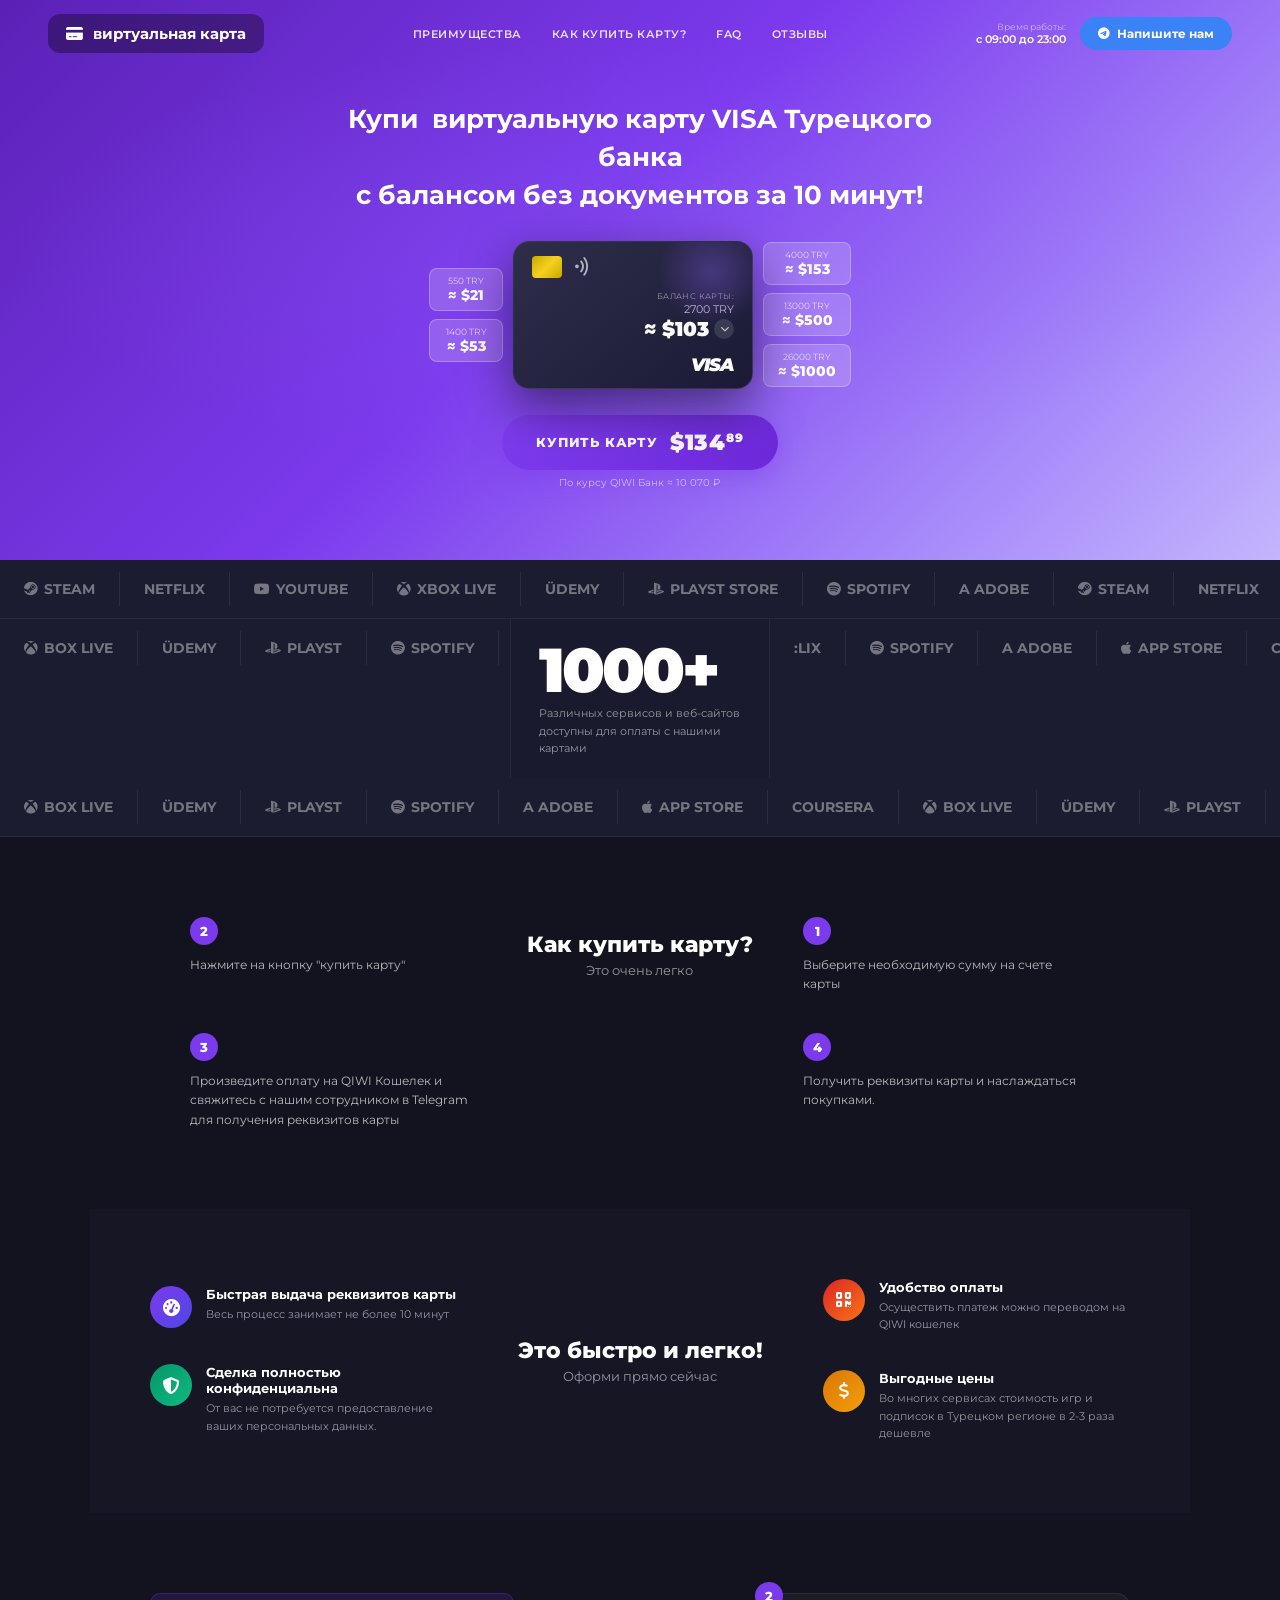
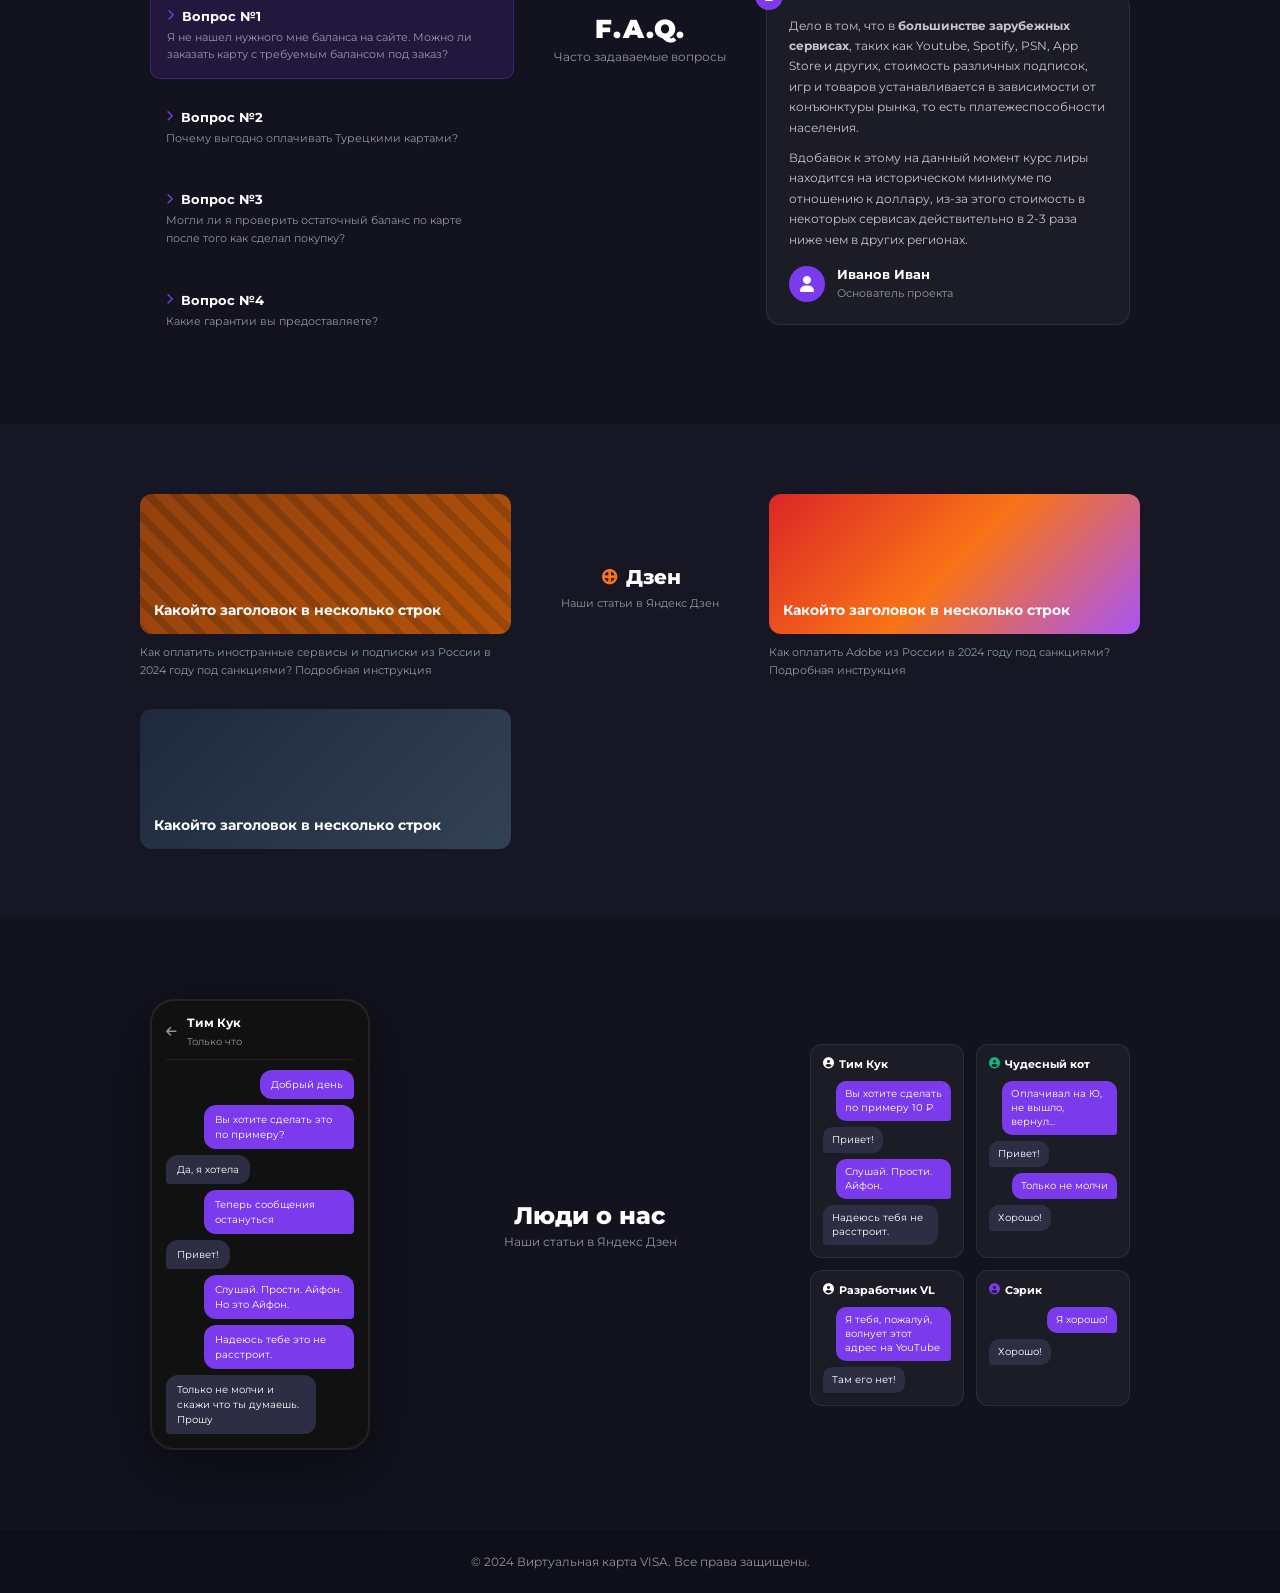
<file: index.html>
<!DOCTYPE html>
<html lang="ru">
<head>
  <meta charset="UTF-8" />
  <meta name="viewport" content="width=device-width, initial-scale=1.0" />
  <title>Виртуальная карта VISA</title>
  <link rel="stylesheet" href="index.css" />
  <link href="https://fonts.googleapis.com/css2?family=Montserrat:wght@400;600;700;800;900&display=swap" rel="stylesheet" />
  <link rel="stylesheet" href="https://cdnjs.cloudflare.com/ajax/libs/font-awesome/6.5.0/css/all.min.css" />
</head>
<body>

<!-- ===== NAVBAR ===== -->
<header class="navbar">
  <div class="nav-logo">
    <i class="fas fa-credit-card"></i>
    <span>виртуальная карта</span>
  </div>
  <nav class="nav-links">
    <a href="#">ПРЕИМУЩЕСТВА</a>
    <a href="#">КАК КУПИТЬ КАРТУ?</a>
    <a href="#">FAQ</a>
    <a href="#">ОТЗЫВЫ</a>
  </nav>
  <div class="nav-right">
    <div class="work-hours">
      <small>Время работы:</small>
      <span>с 09:00 до 23:00</span>
    </div>
    <a href="#" class="tg-btn"><i class="fab fa-telegram-plane"></i> Напишите нам</a>
  </div>
</header>

<!-- ===== HERO ===== -->
<section class="hero">
  <h1>Купи&nbsp; виртуальную карту VISA Турецкого банка<br>с балансом без документов за 10 минут!</h1>

  <div class="card-widget">
    <div class="pills">
      <div class="pill"><small>550 TRY</small><b>≈ $21</b></div>
      <div class="pill"><small>1400 TRY</small><b>≈ $53</b></div>
    </div>

    <div class="card-visual">
      <div class="card-top">
        <div class="chip"></div>
        <i class="fas fa-wifi wave"></i>
      </div>
      <div class="card-balance">
        <small>Баланс карты:</small>
        <span class="bal-try">2700 TRY</span>
        <div class="bal-row">
          <span class="bal-usd">≈ $103</span>
          <button class="drop-btn"><i class="fas fa-chevron-down"></i></button>
        </div>
      </div>
      <div class="card-bottom"><span class="visa">VISA</span></div>
    </div>

    <div class="pills">
      <div class="pill"><small>4000 TRY</small><b>≈ $153</b></div>
      <div class="pill"><small>13000 TRY</small><b>≈ $500</b></div>
      <div class="pill"><small>26000 TRY</small><b>≈ $1000</b></div>
    </div>
  </div>

  <div class="buy-area">
    <button class="buy-btn">КУПИТЬ КАРТУ <span>$134<sup>89</sup></span></button>
    <p>По курсу QIWI Банк ≈ 10 070 ₽</p>
  </div>
</section>

<!-- ===== BRANDS ===== -->
<section class="brands">
  <div class="marquee-wrap"><div class="mq-track">
    <span><i class="fab fa-steam"></i> STEAM</span><span><b>NETFLIX</b></span>
    <span><i class="fab fa-youtube"></i> YouTube</span><span><i class="fab fa-xbox"></i> XBOX LIVE</span>
    <span>Üdemy</span><span><i class="fab fa-playstation"></i> PlaySt Store</span>
    <span><i class="fab fa-spotify"></i> Spotify</span><span>A Adobe</span>
    <span><i class="fab fa-steam"></i> STEAM</span><span><b>NETFLIX</b></span>
    <span><i class="fab fa-youtube"></i> YouTube</span><span><i class="fab fa-xbox"></i> XBOX LIVE</span>
  </div></div>

  <div class="brands-mid">
    <div class="marquee-wrap half"><div class="mq-track rev">
      <span><i class="fab fa-xbox"></i> BOX LIVE</span><span>Üdemy</span>
      <span><i class="fab fa-playstation"></i> PlaySt</span><span><i class="fab fa-spotify"></i> Spotify</span>
      <span>A Adobe</span><span><i class="fab fa-xbox"></i> BOX LIVE</span>
      <span>Üdemy</span><span><i class="fab fa-playstation"></i> PlaySt</span>
    </div></div>

    <div class="stats-block">
      <div class="stat-num">1000+</div>
      <p>Различных сервисов и веб-сайтов<br>доступны для оплаты с нашими<br>картами</p>
    </div>

    <div class="marquee-wrap half"><div class="mq-track">
      <span><b>:LIX</b></span><span><i class="fab fa-spotify"></i> Spotify</span>
      <span>A Adobe</span><span><i class="fab fa-apple"></i> App Store</span>
      <span>coursera</span><span><b>:LIX</b></span>
      <span><i class="fab fa-spotify"></i> Spotify</span><span>A Adobe</span>
    </div></div>
  </div>

  <div class="marquee-wrap"><div class="mq-track rev">
    <span><i class="fab fa-xbox"></i> BOX LIVE</span><span>Üdemy</span>
    <span><i class="fab fa-playstation"></i> PlaySt</span><span><i class="fab fa-spotify"></i> Spotify</span>
    <span>A Adobe</span><span><i class="fab fa-apple"></i> App Store</span>
    <span>coursera</span><span><i class="fab fa-xbox"></i> BOX LIVE</span>
    <span>Üdemy</span><span><i class="fab fa-playstation"></i> PlaySt</span>
  </div></div>
</section>

<!-- ===== HOW TO BUY ===== -->
<section class="how">
  <div class="how-grid">
    <div class="step"><div class="snum">2</div><p>Нажмите на кнопку "купить карту"</p></div>
    <div class="how-center"><h2>Как купить карту?</h2><p>Это очень легко</p></div>
    <div class="step"><div class="snum">1</div><p>Выберите необходимую сумму на счете карты</p></div>

    <div class="step"><div class="snum">3</div><p>Произведите оплату на QIWI Кошелек и свяжитесь с нашим сотрудником в Telegram для получения реквизитов карты</p></div>
    <div></div>
    <div class="step"><div class="snum">4</div><p>Получить реквизиты карты и наслаждаться покупками.</p></div>
  </div>
</section>

<!-- ===== BENEFITS ===== -->
<section class="benefits">
  <div class="ben-col">
    <div class="ben-item">
      <div class="ben-icon speed"><i class="fas fa-tachometer-alt"></i></div>
      <div><h4>Быстрая выдача реквизитов карты</h4><p>Весь процесс занимает не более 10 минут</p></div>
    </div>
    <div class="ben-item">
      <div class="ben-icon shield"><i class="fas fa-shield-alt"></i></div>
      <div><h4>Сделка полностью конфиденциальна</h4><p>От вас не потребуется предоставление ваших персональных данных.</p></div>
    </div>
  </div>

  <div class="ben-center"><h2>Это быстро и легко!</h2><p>Оформи прямо сейчас</p></div>

  <div class="ben-col">
    <div class="ben-item">
      <div class="ben-icon pay"><i class="fas fa-qrcode"></i></div>
      <div><h4>Удобство оплаты</h4><p>Осуществить платеж можно переводом на QIWI кошелек</p></div>
    </div>
    <div class="ben-item">
      <div class="ben-icon dollar"><i class="fas fa-dollar-sign"></i></div>
      <div><h4>Выгодные цены</h4><p>Во многих сервисах стоимость игр и подписок в Турецком регионе в 2-3 раза дешевле</p></div>
    </div>
  </div>
</section>

<!-- ===== FAQ ===== -->
<section class="faq">
  <div class="faq-left">
    <div class="faq-item active">
      <div class="fq"><i class="fas fa-chevron-right"></i> Вопрос №1</div>
      <p>Я не нашел нужного мне баланса на сайте. Можно ли заказать карту с требуемым балансом под заказ?</p>
    </div>
    <div class="faq-item">
      <div class="fq"><i class="fas fa-chevron-right"></i> Вопрос №2</div>
      <p>Почему выгодно оплачивать Турецкими картами?</p>
    </div>
    <div class="faq-item">
      <div class="fq"><i class="fas fa-chevron-right"></i> Вопрос №3</div>
      <p>Могли ли я проверить остаточный баланс по карте после того как сделал покупку?</p>
    </div>
    <div class="faq-item">
      <div class="fq"><i class="fas fa-chevron-right"></i> Вопрос №4</div>
      <p>Какие гарантии вы предоставляете?</p>
    </div>
  </div>

  <div class="faq-center"><h2>F.A.Q.</h2><p>Часто задаваемые вопросы</p></div>

  <div class="faq-right">
    <div class="faq-answer">
      <div class="anum">2</div>
      <p>Дело в том, что в <b>большинстве зарубежных сервисах</b>, таких как Youtube, Spotify, PSN, App Store и других, стоимость различных подписок, игр и товаров устанавливается в зависимости от конъюнктуры рынка, то есть платежеспособности населения.</p>
      <p>Вдобавок к этому на данный момент курс лиры находится на историческом минимуме по отношению к доллару, из-за этого стоимость в некоторых сервисах действительно в 2-3 раза ниже чем в других регионах.</p>
      <div class="author">
        <div class="avatar"><i class="fas fa-user"></i></div>
        <div><b>Иванов Иван</b><small>Основатель проекта</small></div>
      </div>
    </div>
  </div>
</section>

<!-- ===== ARTICLES ===== -->
<section class="articles">
  <div class="art-grid">
    <div class="art-card">
      <div class="art-img sanctions"><span>Какойто заголовок в несколько строк</span></div>
      <p>Как оплатить иностранные сервисы и подписки из России в 2024 году под санкциями? Подробная инструкция</p>
    </div>

    <div class="art-center">
      <div class="dzen"><span class="dzen-icon">⊕</span> Дзен</div>
      <p>Наши статьи в Яндекс Дзен</p>
    </div>

    <div class="art-card">
      <div class="art-img adobe"><span>Какойто заголовок в несколько строк</span></div>
      <p>Как оплатить Adobe из России в 2024 году под санкциями? Подробная инструкция</p>
    </div>

    <div class="art-card wide">
      <div class="art-img surprise"><span>Какойто заголовок в несколько строк</span></div>
    </div>
  </div>
</section>

<!-- ===== REVIEWS ===== -->
<section class="reviews">
  <div class="phone">
    <div class="phone-top">
      <i class="fas fa-arrow-left"></i>
      <div><b>Тим Кук</b><small>Только что</small></div>
    </div>
    <div class="chat">
      <div class="msg out">Добрый день</div>
      <div class="msg out">Вы хотите сделать это по примеру?</div>
      <div class="msg in">Да, я хотела</div>
      <div class="msg out">Теперь сообщения остануться</div>
      <div class="msg in">Привет!</div>
      <div class="msg out">Слушай. Прости. Айфон. Но это Айфон.</div>
      <div class="msg out">Надеюсь тебе это не расстроит.</div>
      <div class="msg in">Только не молчи и скажи что ты думаешь. Прошу</div>
    </div>
  </div>

  <div class="rev-center"><h2>Люди о нас</h2><p>Наши статьи в Яндекс Дзен</p></div>

  <div class="ss-grid">
    <div class="ss">
      <div class="ss-head"><i class="fas fa-user-circle"></i> Тим Кук</div>
      <div class="ss-msg out">Вы хотите сделать по примеру 10 ₽</div>
      <div class="ss-msg in">Привет!</div>
      <div class="ss-msg out">Слушай. Прости. Айфон.</div>
      <div class="ss-msg in">Надеюсь тебя не расстроит.</div>
    </div>
    <div class="ss">
      <div class="ss-head green"><i class="fas fa-user-circle"></i> Чудесный кот</div>
      <div class="ss-msg out">Оплачивал на Ю, не вышло, вернул...</div>
      <div class="ss-msg in">Привет!</div>
      <div class="ss-msg out">Только не молчи</div>
      <div class="ss-msg in">Хорошо!</div>
    </div>
    <div class="ss">
      <div class="ss-head"><i class="fas fa-user-circle"></i> Разработчик VL</div>
      <div class="ss-msg out">Я тебя, пожалуй, волнует этот адрес на YouTube</div>
      <div class="ss-msg in">Там его нет!</div>
    </div>
    <div class="ss">
      <div class="ss-head purple"><i class="fas fa-user-circle"></i> Сэрик</div>
      <div class="ss-msg out">Я хорошо!</div>
      <div class="ss-msg in">Хорошо!</div>
    </div>
  </div>
</section>

<!-- ===== FOOTER ===== -->
<footer class="footer">
  <p>© 2024 Виртуальная карта VISA. Все права защищены.</p>
</footer>

</body>
</html>
</file>
<file: index.css>
/* === ROOT === */
:root {
  --purple: #7c3aed;
  --purple-dark: #6d28d9;
  --dark: #1a1a2e;
  --darker: #13131f;
  --card-bg: #252540;
  --text: #fff;
  --muted: rgba(255,255,255,0.55);
  --pill-bg: rgba(255,255,255,0.18);
  --font: 'Montserrat', sans-serif;
}

*, *::before, *::after { margin: 0; padding: 0; box-sizing: border-box; }
html, body { font-family: var(--font); background: var(--darker); color: var(--text); overflow-x: hidden; }
a { text-decoration: none; color: inherit; }

/* === NAVBAR === */
.navbar {
  display: flex; align-items: center; justify-content: space-between;
  padding: 14px 48px; position: absolute; top: 0; left: 0; right: 0; z-index: 100;
}
.nav-logo { display: flex; align-items: center; gap: 10px; font-weight: 700; font-size: 15px;
  background: rgba(0,0,0,0.35); padding: 10px 18px; border-radius: 12px; }
.nav-links { display: flex; gap: 30px; }
.nav-links a { font-size: 11px; font-weight: 600; letter-spacing: .5px; color: rgba(255,255,255,.85); transition: color .2s; }
.nav-links a:hover { color: #fff; }
.nav-right { display: flex; align-items: center; gap: 14px; }
.work-hours { display: flex; flex-direction: column; align-items: flex-end; }
.work-hours small { font-size: 9px; color: var(--muted); }
.work-hours span { font-size: 11px; font-weight: 600; }
.tg-btn { display: flex; align-items: center; gap: 7px; background: #3b82f6; color: #fff;
  font-size: 12px; font-weight: 700; padding: 9px 18px; border-radius: 30px; transition: background .2s; }
.tg-btn:hover { background: #2563eb; }

/* === HERO === */
.hero {
  min-height: 560px; display: flex; flex-direction: column; align-items: center; justify-content: center;
  gap: 26px; padding: 90px 20px 60px;
  background: linear-gradient(135deg, #5b21b6 0%, #7c3aed 45%, #a78bfa 80%, #c4b5fd 100%);
  position: relative; overflow: hidden;
}
.hero::before {
  content: ''; position: absolute; inset: 0;
  background: radial-gradient(ellipse 70% 55% at 50% 45%, rgba(139,92,246,.3) 0%, transparent 70%);
  pointer-events: none;
}
.hero h1 { font-size: 26px; font-weight: 700; text-align: center; line-height: 1.45; max-width: 650px; position: relative; }

/* card widget */
.card-widget { display: flex; align-items: center; gap: 10px; position: relative; }
.pills { display: flex; flex-direction: column; gap: 8px; }
.pill { display: flex; flex-direction: column; align-items: center; background: var(--pill-bg);
  border: 1px solid rgba(255,255,255,.25); border-radius: 8px; padding: 6px 14px;
  min-width: 74px; cursor: pointer; transition: background .2s; }
.pill:hover { background: rgba(255,255,255,.28); }
.pill small { font-size: 9px; color: rgba(255,255,255,.7); }
.pill b { font-size: 14px; font-weight: 800; }

/* card visual */
.card-visual {
  width: 240px; height: 148px; flex-shrink: 0;
  background: linear-gradient(140deg, #2e2e4a, #1a1a35);
  border-radius: 16px; border: 1px solid rgba(255,255,255,.08);
  box-shadow: 0 18px 50px rgba(0,0,0,.5);
  display: flex; flex-direction: column; justify-content: space-between;
  padding: 14px 18px 12px; position: relative; overflow: hidden;
}
.card-visual::before {
  content: ''; position: absolute; top: -25px; right: -15px;
  width: 110px; height: 110px;
  background: radial-gradient(circle, rgba(139,92,246,.35) 0%, transparent 70%);
}
.card-top { display: flex; align-items: center; gap: 10px; }
.chip { width: 30px; height: 22px; background: linear-gradient(135deg,#c8a800,#f5d020,#c8a800); border-radius: 4px; }
.wave { color: rgba(255,255,255,.65); font-size: 15px; transform: rotate(90deg); }
.card-balance { display: flex; flex-direction: column; align-items: flex-end; gap: 1px; }
.card-balance small { font-size: 8px; color: var(--muted); text-transform: uppercase; letter-spacing: .4px; }
.bal-try { font-size: 11px; color: rgba(255,255,255,.7); }
.bal-row { display: flex; align-items: center; gap: 5px; }
.bal-usd { font-size: 20px; font-weight: 900; }
.drop-btn { background: rgba(255,255,255,.12); border: none; border-radius: 50%; width: 20px; height: 20px;
  display: flex; align-items: center; justify-content: center; cursor: pointer; color: rgba(255,255,255,.7); font-size: 9px; }
.card-bottom { display: flex; justify-content: flex-end; }
.visa { font-size: 18px; font-weight: 900; font-style: italic; letter-spacing: -1px; }

/* buy */
.buy-area { display: flex; flex-direction: column; align-items: center; gap: 6px; }
.buy-btn {
  display: flex; align-items: center; gap: 12px;
  background: linear-gradient(90deg, var(--purple), var(--purple-dark));
  color: #fff; font-family: var(--font); font-size: 13px; font-weight: 800; letter-spacing: .8px;
  border: none; border-radius: 30px; padding: 14px 34px; cursor: pointer;
  box-shadow: 0 6px 28px rgba(124,58,237,.55); transition: transform .18s, box-shadow .18s;
}
.buy-btn:hover { transform: translateY(-2px); box-shadow: 0 10px 36px rgba(124,58,237,.7); }
.buy-btn span { font-size: 22px; font-weight: 900; }
.buy-btn sup { font-size: 12px; vertical-align: super; }
.buy-area p { font-size: 10px; color: rgba(255,255,255,.6); }

/* === BRANDS === */
.brands { background: #1c1c30; overflow: hidden; }
.marquee-wrap { overflow: hidden; padding: 12px 0; border-bottom: 1px solid rgba(255,255,255,.06); }
.marquee-wrap.half { flex: 1; border-bottom: none; }
.mq-track {
  display: flex; white-space: nowrap; width: max-content;
  animation: mq-left 30s linear infinite;
}
.mq-track.rev { animation: mq-right 28s linear infinite; }
@keyframes mq-left { 0%{transform:translateX(0)} 100%{transform:translateX(-50%)} }
@keyframes mq-right { 0%{transform:translateX(-50%)} 100%{transform:translateX(0)} }
.mq-track span {
  display: inline-flex; align-items: center; gap: 6px;
  padding: 8px 24px; font-size: 14px; font-weight: 700;
  color: rgba(255,255,255,.4); border-right: 1px solid rgba(255,255,255,.07);
  text-transform: uppercase; transition: color .2s; cursor: default;
}
.mq-track span:hover { color: rgba(255,255,255,.7); }

.brands-mid { display: flex; align-items: stretch; }
.stats-block {
  flex-shrink: 0; width: 260px; padding: 20px 28px;
  background: #1a1a2e; border-left: 1px solid rgba(255,255,255,.06); border-right: 1px solid rgba(255,255,255,.06);
  display: flex; flex-direction: column; justify-content: center;
}
.stat-num { font-size: 62px; font-weight: 900; letter-spacing: -3px; line-height: 1; }
.stats-block p { font-size: 11px; color: var(--muted); line-height: 1.6; margin-top: 4px; }

/* === HOW TO BUY === */
.how { background: var(--darker); padding: 80px 60px; }
.how-grid {
  display: grid; grid-template-columns: 1fr 1fr 1fr;
  gap: 40px 20px; max-width: 900px; margin: 0 auto;
}
.how-center { display: flex; flex-direction: column; align-items: center; justify-content: center; text-align: center; }
.how-center h2 { font-size: 22px; font-weight: 800; }
.how-center p { color: var(--muted); font-size: 13px; margin-top: 4px; }
.step { display: flex; flex-direction: column; gap: 10px; }
.step p { font-size: 12px; color: rgba(255,255,255,.7); line-height: 1.6; }
.snum {
  width: 28px; height: 28px; border-radius: 50%;
  background: var(--purple); display: flex; align-items: center; justify-content: center;
  font-size: 13px; font-weight: 800; flex-shrink: 0;
}

/* === BENEFITS === */
.benefits {
  background: #161625; padding: 70px 60px;
  display: grid; grid-template-columns: 1fr auto 1fr; gap: 40px; align-items: center;
  max-width: 1100px; margin: 0 auto;
}
.ben-col { display: flex; flex-direction: column; gap: 36px; }
.ben-item { display: flex; align-items: flex-start; gap: 14px; }
.ben-icon {
  width: 42px; height: 42px; border-radius: 50%; display: flex; align-items: center; justify-content: center;
  font-size: 17px; flex-shrink: 0;
}
.ben-icon.speed { background: linear-gradient(135deg,#7c3aed,#4f46e5); }
.ben-icon.shield { background: linear-gradient(135deg,#059669,#10b981); }
.ben-icon.pay { background: linear-gradient(135deg,#dc2626,#f97316); }
.ben-icon.dollar { background: linear-gradient(135deg,#d97706,#f59e0b); }
.ben-item h4 { font-size: 13px; font-weight: 700; margin-bottom: 4px; }
.ben-item p { font-size: 11px; color: var(--muted); line-height: 1.6; }
.ben-center { text-align: center; padding: 0 20px; }
.ben-center h2 { font-size: 22px; font-weight: 800; }
.ben-center p { color: var(--muted); font-size: 13px; margin-top: 4px; }

/* === FAQ === */
.faq {
  background: var(--darker); padding: 80px 60px;
  display: grid; grid-template-columns: 1fr auto 1fr; gap: 40px; align-items: start;
  max-width: 1100px; margin: 0 auto;
}
.faq-left { display: flex; flex-direction: column; gap: 16px; }
.faq-item { padding: 14px 16px; border-radius: 10px; cursor: pointer; transition: background .2s; }
.faq-item.active { background: rgba(124,58,237,.15); border: 1px solid rgba(124,58,237,.3); }
.fq { font-size: 13px; font-weight: 700; margin-bottom: 5px; display: flex; align-items: center; gap: 8px; }
.fq i { color: var(--purple); font-size: 11px; }
.faq-item p { font-size: 11px; color: var(--muted); line-height: 1.6; }
.faq-center { display: flex; flex-direction: column; align-items: center; justify-content: flex-start;
  padding-top: 20px; text-align: center; min-width: 160px; }
.faq-center h2 { font-size: 26px; font-weight: 900; letter-spacing: 1px; }
.faq-center p { color: var(--muted); font-size: 12px; margin-top: 4px; }
.faq-right {}
.faq-answer {
  background: rgba(255,255,255,.04); border: 1px solid rgba(255,255,255,.08);
  border-radius: 14px; padding: 22px; position: relative;
}
.anum {
  position: absolute; top: -12px; left: -12px;
  width: 28px; height: 28px; border-radius: 50%; background: var(--purple);
  display: flex; align-items: center; justify-content: center; font-size: 13px; font-weight: 800;
}
.faq-answer p { font-size: 12px; color: rgba(255,255,255,.75); line-height: 1.7; }
.faq-answer p + p { margin-top: 10px; }
.author { display: flex; align-items: center; gap: 12px; margin-top: 16px; }
.avatar { width: 36px; height: 36px; border-radius: 50%; background: var(--purple);
  display: flex; align-items: center; justify-content: center; font-size: 16px; flex-shrink: 0; }
.author b { font-size: 13px; display: block; }
.author small { font-size: 11px; color: var(--muted); }

/* === ARTICLES === */
.articles { background: #161625; padding: 70px 60px; }
.art-grid { display: grid; grid-template-columns: 1fr auto 1fr; gap: 30px; max-width: 1000px; margin: 0 auto; }
.art-card { display: flex; flex-direction: column; gap: 10px; }
.art-card.wide { grid-column: 1 / 2; }
.art-img {
  border-radius: 12px; height: 140px; display: flex; align-items: flex-end;
  padding: 14px; font-size: 14px; font-weight: 700; line-height: 1.4; color: #fff;
  background-size: cover; position: relative; overflow: hidden;
}
.art-img::before { content: ''; position: absolute; inset: 0; border-radius: 12px; }
.art-img.sanctions { background: linear-gradient(135deg,#92400e,#b45309); }
.art-img.sanctions::before { background: repeating-linear-gradient(45deg,rgba(0,0,0,.15),rgba(0,0,0,.15) 8px,transparent 8px,transparent 20px); }
.art-img.adobe { background: linear-gradient(135deg,#dc2626,#f97316,#a855f7); }
.art-img.surprise { background: linear-gradient(135deg,#1e293b,#334155); height: 140px; }
.art-img span { position: relative; z-index: 1; }
.art-card p { font-size: 11px; color: var(--muted); line-height: 1.6; }
.art-center { display: flex; flex-direction: column; align-items: center; justify-content: center;
  text-align: center; padding: 0 20px; min-width: 150px; }
.dzen { font-size: 20px; font-weight: 800; display: flex; align-items: center; gap: 8px; }
.dzen-icon { color: #f97316; font-size: 22px; }
.art-center p { font-size: 11px; color: var(--muted); margin-top: 6px; }

/* === REVIEWS === */
.reviews {
  background: var(--darker); padding: 80px 60px;
  display: grid; grid-template-columns: auto 1fr auto; gap: 40px; align-items: center;
  max-width: 1100px; margin: 0 auto;
}
/* phone */
.phone {
  width: 220px; background: #111; border-radius: 24px; padding: 14px;
  border: 2px solid rgba(255,255,255,.08); box-shadow: 0 20px 60px rgba(0,0,0,.5);
}
.phone-top { display: flex; align-items: center; gap: 10px; padding-bottom: 10px;
  border-bottom: 1px solid rgba(255,255,255,.08); margin-bottom: 10px; }
.phone-top i { color: var(--muted); font-size: 12px; }
.phone-top b { font-size: 12px; display: block; }
.phone-top small { font-size: 10px; color: var(--muted); }
.chat { display: flex; flex-direction: column; gap: 6px; }
.msg { max-width: 80%; padding: 7px 11px; border-radius: 12px; font-size: 10px; line-height: 1.5; }
.msg.out { background: #7c3aed; align-self: flex-end; border-bottom-right-radius: 4px; }
.msg.in { background: #2d2d44; align-self: flex-start; border-bottom-left-radius: 4px; }

.rev-center { text-align: center; }
.rev-center h2 { font-size: 24px; font-weight: 800; }
.rev-center p { font-size: 12px; color: var(--muted); margin-top: 4px; }

/* screenshots */
.ss-grid { display: grid; grid-template-columns: 1fr 1fr; gap: 12px; width: 320px; }
.ss { background: rgba(255,255,255,.04); border: 1px solid rgba(255,255,255,.08);
  border-radius: 12px; padding: 12px; display: flex; flex-direction: column; gap: 6px; }
.ss-head { font-size: 11px; font-weight: 700; display: flex; align-items: center; gap: 5px; margin-bottom: 4px; }
.ss-head.green i { color: #10b981; }
.ss-head.purple i { color: var(--purple); }
.ss-msg { font-size: 10px; padding: 6px 9px; border-radius: 10px; max-width: 90%; line-height: 1.4; }
.ss-msg.out { background: #7c3aed; align-self: flex-end; border-bottom-right-radius: 3px; }
.ss-msg.in { background: #2d2d44; align-self: flex-start; border-bottom-left-radius: 3px; }

/* === FOOTER === */
.footer { background: #0f0f1a; text-align: center; padding: 24px; font-size: 12px; color: var(--muted); }
</file>
